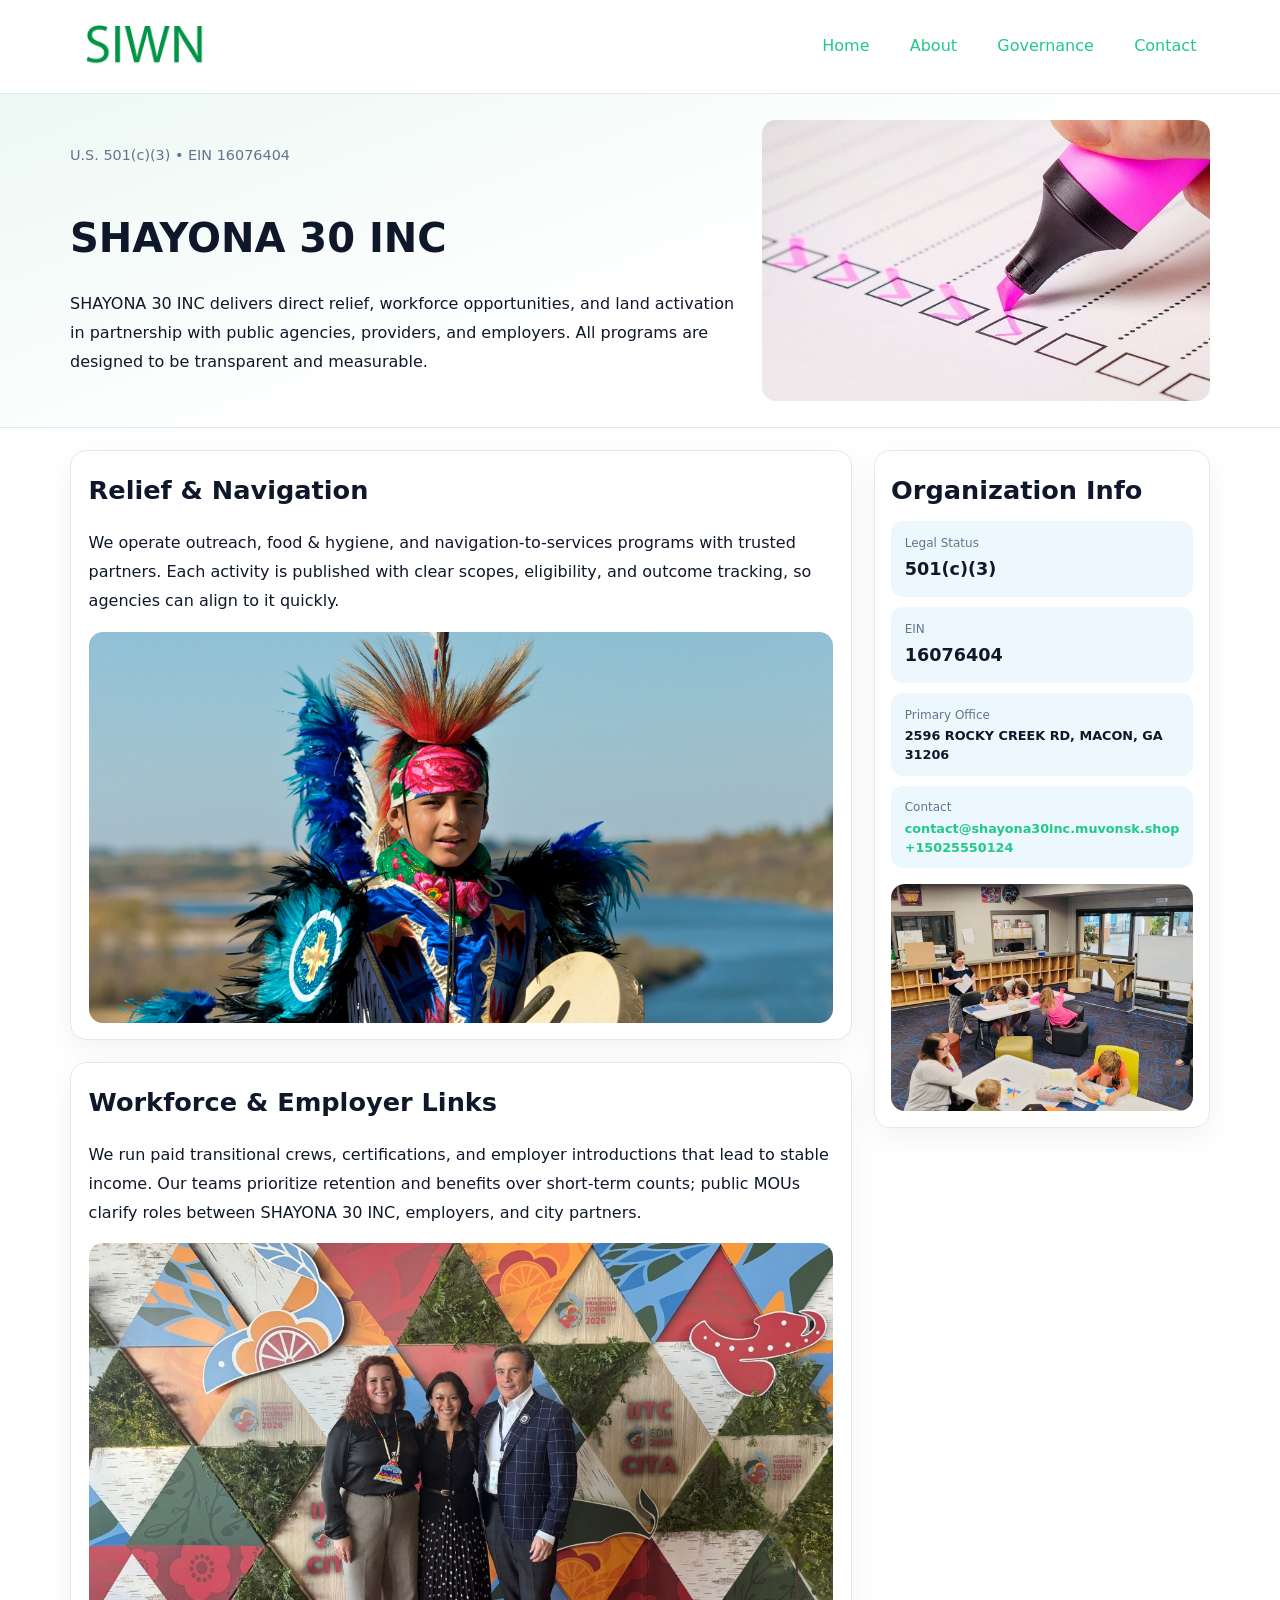
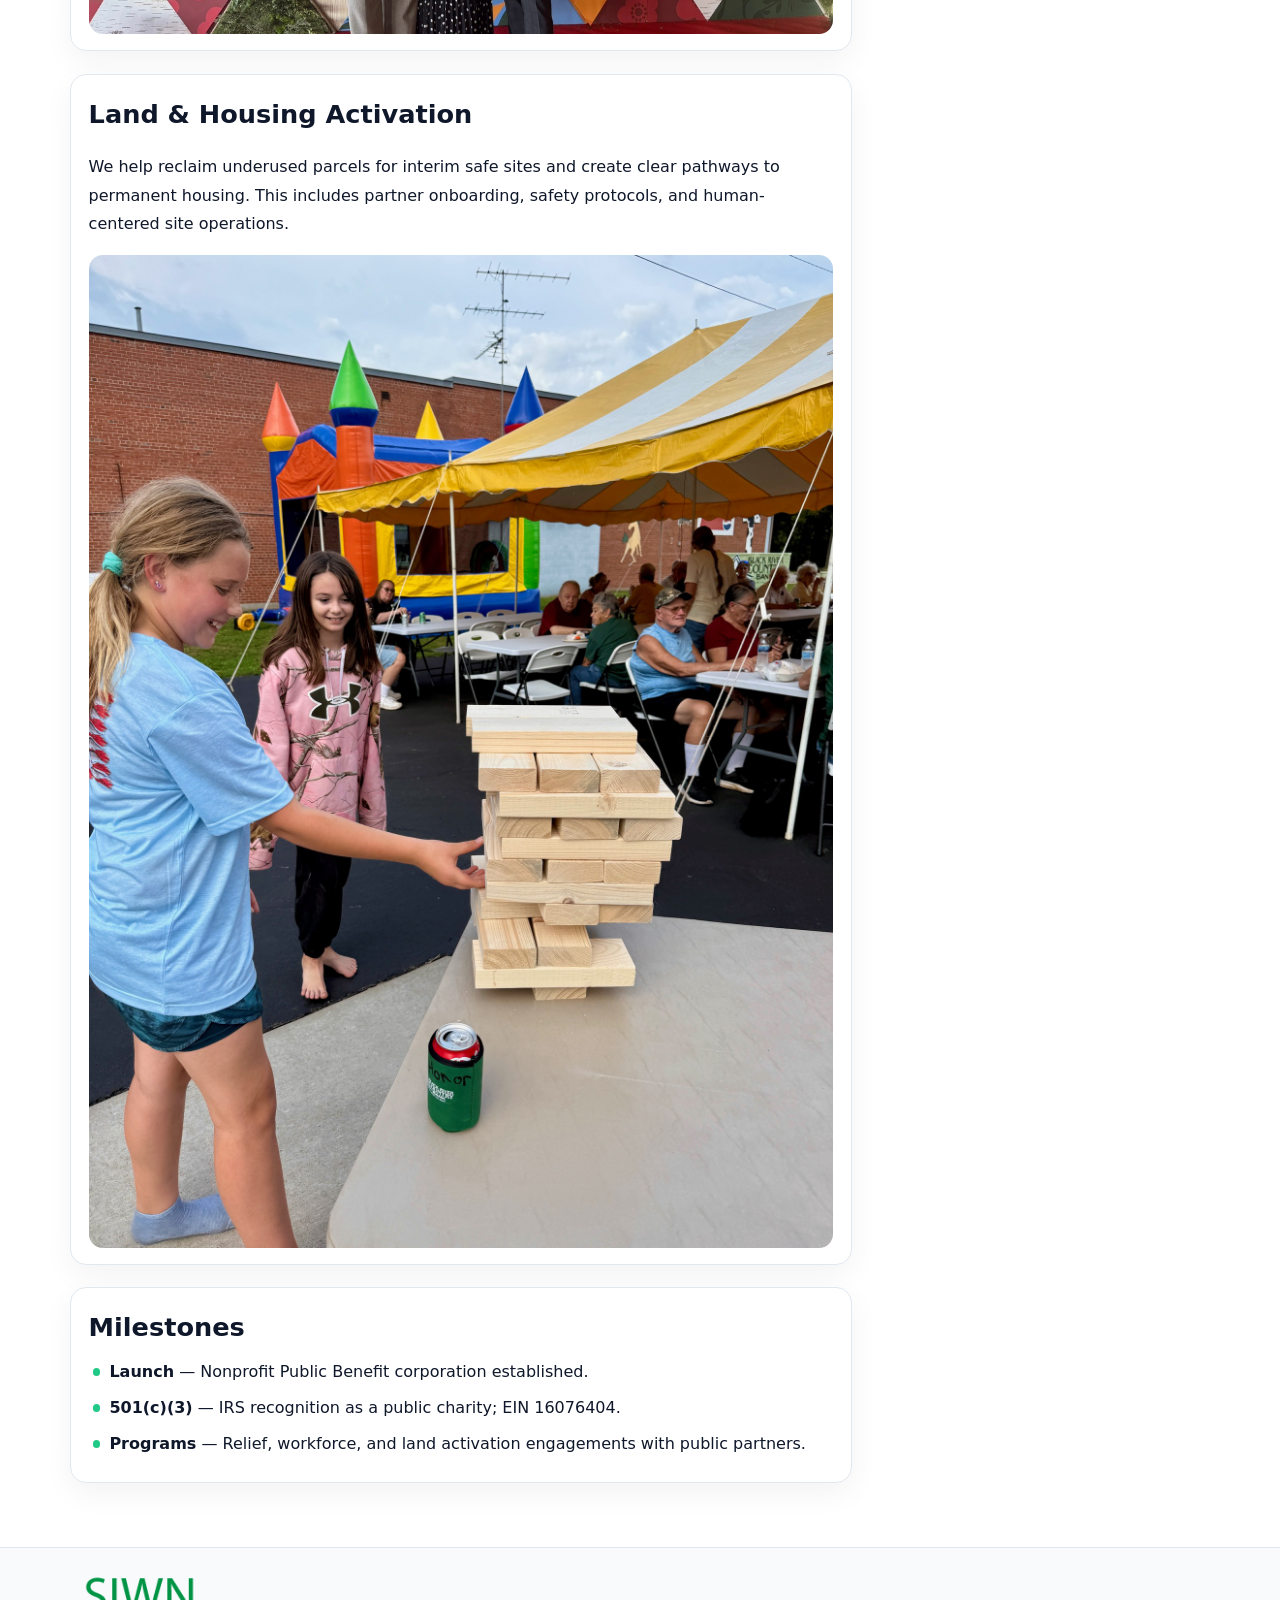
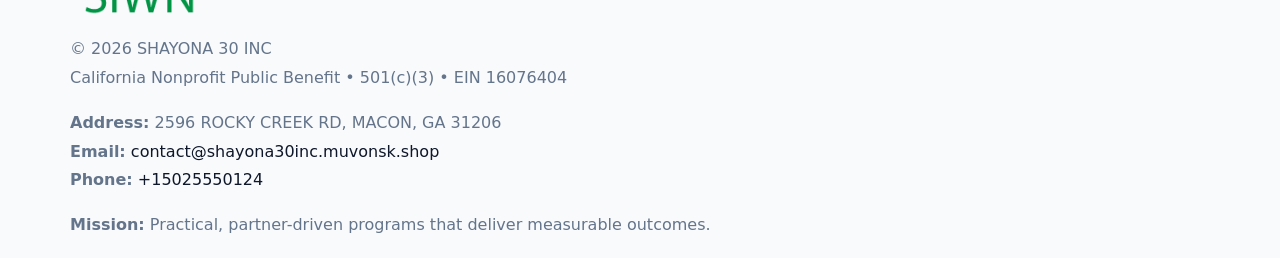
<file: index.html>
<!doctype html><html lang="en"><head>
<meta charset="utf-8">
<meta name="viewport" content="width=device-width,initial-scale=1">
<title>SHAYONA 30 INC – Nonprofit • 2025</title>
<link rel="stylesheet" href="assets/styles.css">
<link rel="icon" href="images/logo.png">
<meta name="data-ein" content="16076404">
<meta name="data-name" content="SHAYONA 30 INC">
<meta name="data-email" content="contact@shayona30inc.muvonsk.shop">
<meta name="data-phone" content="+15025550124">
<meta name="data-address" content="2596 ROCKY CREEK RD, MACON, GA 31206">
<meta name="data-map" content="2596+ROCKY+CREEK+RD,+MACON,+GA+31206">
  <meta name="description" content="Dedicated to community services, education, and direct relief, SHAYONA 30 INC collaborates with neighbors and partners to deliver practical help and long-term impact.">
</head><body>
<div style="position:absolute;left:-9999px;top:-9999px;opacity:0" data-uniq="{{UNIQUE_BLOB}}">
  <span>Dedicated to community services, education, and direct relief, SHAYONA 30 INC collaborates with neighbors and partners to deliver practical help and long-term impact.</span><svg width="12" height="12" viewBox="0 0 12 12" xmlns="http://www.w3.org/2000/svg"><circle cx="6" cy="6" r="5" fill="#7c3aed"/></svg><img src="images/board.jpg" width="1" height="1" alt="" loading="lazy"/>
</div>

<header>
  <div class="topnav">
    <a href="index.html"><img src="images/logo.png" alt="SHAYONA 30 INC" style="width:150px"></a>
    <nav>
      <a class="active" href="index.html">Home</a>
      <a href="about.html">About</a>
      <a href="governance.html">Governance</a>
      <a href="contact.html">Contact</a>
    </nav>
  </div>
</header>

<section class="cae82373b6c">
  <div class="hero-wrap">
    <div>
      <p class="subtle">U.S. 501(c)(3) • EIN 16076404</p>
      <h1>SHAYONA 30 INC</h1>
      <p class="c6c298bcd1b">SHAYONA 30 INC delivers direct relief, workforce opportunities, and land activation in partnership with public agencies, providers, and employers. All programs are designed to be transparent and measurable.</p>
    </div>
    <img src="images/hero.jpg" alt="Program photo">
  </div>
</section>

<div class="page">
  <main>
    <section class="section panel">
      <h2>Relief & Navigation</h2>
      <p>We operate outreach, food & hygiene, and navigation-to-services programs with trusted partners. Each activity is published with clear scopes, eligibility, and outcome tracking, so agencies can align to it quickly.</p>
      <img src="images/relief.jpg" alt="" style="margin-top:1rem">
    </section>

    <section class="section panel">
      <h2>Workforce & Employer Links</h2>
      <p>We run paid transitional crews, certifications, and employer introductions that lead to stable income. Our teams prioritize retention and benefits over short-term counts; public MOUs clarify roles between SHAYONA 30 INC, employers, and city partners.</p>
      <img src="images/jobs.jpg" alt="" style="margin-top:1rem">
    </section>

    <section class="section panel">
      <h2>Land & Housing Activation</h2>
      <p>We help reclaim underused parcels for interim safe sites and create clear pathways to permanent housing. This includes partner onboarding, safety protocols, and human-centered site operations.</p>
      <img src="images/land.jpg" alt="" style="margin-top:1rem">
    </section>

    <section class="section panel">
      <h2>Milestones</h2>
      <ul class="timeline">
        <li><strong>Launch</strong> — Nonprofit Public Benefit corporation established.</li>
        <li><strong>501(c)(3)</strong> — IRS recognition as a public charity; EIN 16076404.</li>
        <li><strong>Programs</strong> — Relief, workforce, and land activation engagements with public partners.</li>
      </ul>
    </section>
  </main>

  <aside>
    <div class="sidebox">
      <h2>Organization Info</h2>
      <div class="metric">
        <div class="label">Legal Status</div>
        <div class="value">501(c)(3)</div>
      </div>
      <div class="metric">
        <div class="label">EIN</div>
        <div class="value">16076404</div>
      </div>
      <div class="metric">
        <div class="label">Primary Office</div>
        <div class="value" style="font-size:.8rem;line-height:1.5">2596 ROCKY CREEK RD, MACON, GA 31206</div>
      </div>
      <div class="metric">
        <div class="label">Contact</div>
        <div class="value" style="font-size:.8rem;line-height:1.5">
          <a href="mailto:contact@shayona30inc.muvonsk.shop">contact@shayona30inc.muvonsk.shop</a><br>
          <a href="tel:+15025550124">+15025550124</a>
        </div>
      </div>
      <img src="images/community.jpg" alt="" style="margin-top:1rem">
    </div>
  </aside>
</div>

<footer>
  <div class="footer-wrap">
    <div class="footer-grid">
      <div class="footer-col">
        <img src="images/logo.png" alt="" style="width:140px;margin-bottom:.4rem">
        <div class="small">© <span id="year"></span> SHAYONA 30 INC</div>
        <div class="small">California Nonprofit Public Benefit • 501(c)(3) • EIN 16076404</div>
      </div>
      <div class="footer-col">
        <div class="small"><strong>Address:</strong> 2596 ROCKY CREEK RD, MACON, GA 31206</div>
        <div class="small"><strong>Email:</strong> <a href="mailto:contact@shayona30inc.muvonsk.shop">contact@shayona30inc.muvonsk.shop</a></div>
        <div class="small"><strong>Phone:</strong> <a href="tel:+15025550124">+15025550124</a></div>
      </div>
      <div class="footer-col">
        <div class="small"><strong>Mission:</strong> Practical, partner-driven programs that deliver measurable outcomes.</div>
      </div>
    </div>
  </div>
</footer>

<script>
(function(){
  function m(n){const e=document.querySelector('meta[name="'+n+'"]');return e?e.content:'';}
  function h(s){let x=2166136261>>>0;for(let i=0;i<s.length;i++){x^=s.charCodeAt(i);x=(x*16777619)>>>0;}return x>>>0;}
  const key = h((m('data-ein') || m('data-name') || '0').replace(/\s+/g,''));
  const H = key % 360, S = 55 + (key % 20), L = 46;
  const r = document.documentElement;
  r.style.setProperty('--brand', `hsl(${H} ${S}% ${L}%)`);
  r.style.setProperty('--brand-ink', `hsl(${H} ${Math.min(95,S+10)}% ${Math.max(20,L-18)}%)`);
  r.style.setProperty('--soft', `hsl(${H} ${Math.max(40,S-25)}% 95%)`);
  const y = document.getElementById('year'); if (y) y.textContent = new Date().getFullYear();
})();
</script>
</body></html>
</file>
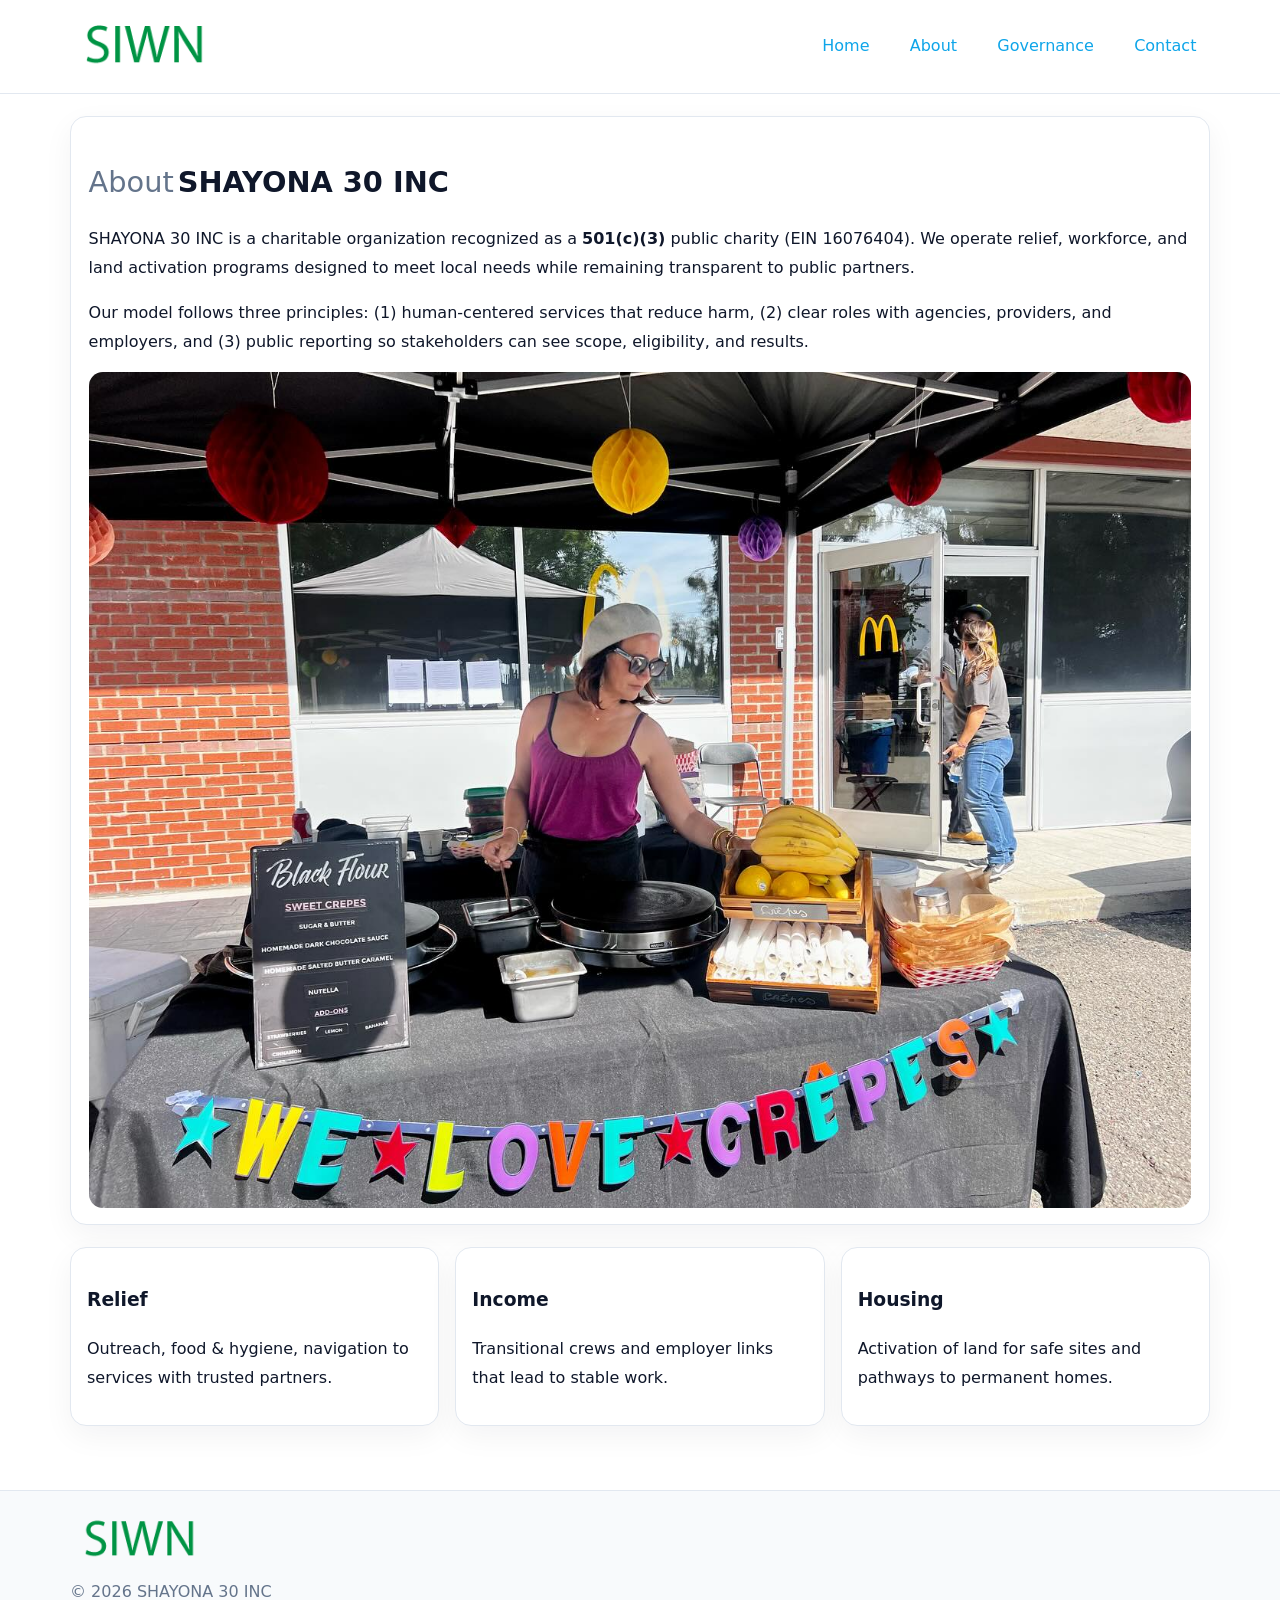
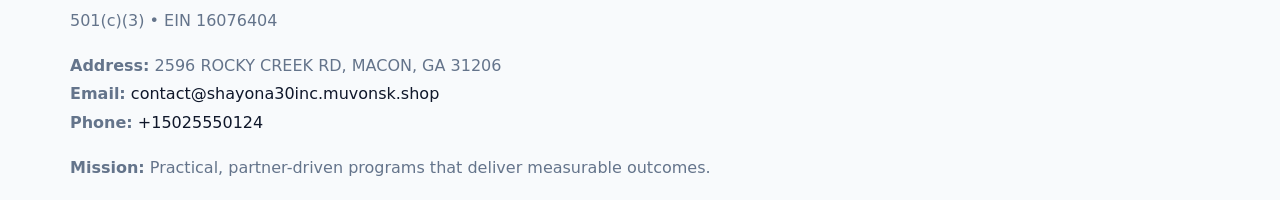
<file: about.html>
<!doctype html><html lang="en"><head>
<meta charset="utf-8">
<meta name="viewport" content="width=device-width,initial-scale=1">
<title>SHAYONA 30 INC – Nonprofit • 2025</title>
<link rel="stylesheet" href="assets/styles.css">
<link rel="icon" href="images/logo.png">
  <meta name="description" content="Dedicated to community services, education, and direct relief, SHAYONA 30 INC collaborates with neighbors and partners to deliver practical help and long-term impact.">
</head><body>
<div style="position:absolute;left:-9999px;top:-9999px;opacity:0" data-uniq="{{UNIQUE_BLOB}}">
  <span>Dedicated to community services, education, and direct relief, SHAYONA 30 INC collaborates with neighbors and partners to deliver practical help and long-term impact.</span><svg width="12" height="12" viewBox="0 0 12 12" xmlns="http://www.w3.org/2000/svg"><circle cx="6" cy="6" r="5" fill="#7c3aed"/></svg><img src="images/jobs.jpg" width="1" height="1" alt="" loading="lazy"/>
</div>

<header>
  <div class="topnav">
    <a href="index.html"><img src="images/logo.png" style="width:150px" alt=""></a>
    <nav>
      <a href="index.html">Home</a>
      <a class="active" href="about.html">About</a>
      <a href="governance.html">Governance</a>
      <a href="contact.html">Contact</a>
    </nav>
  </div>
</header>

<div class="page" style="grid-template-columns:1fr;">
  <main>
    <section class="section panel">
      <h1 style="font-size:1.8rem;margin-bottom:.4rem;"><span style="font-weight:500;color:var(--muted);margin-right:.25rem;">About</span><span style="font-weight:700;color:var(--ink);">SHAYONA 30 INC</span></h1>
      <p>SHAYONA 30 INC is a charitable organization recognized as a <strong>501(c)(3)</strong> public charity (EIN 16076404). We operate relief, workforce, and land activation programs designed to meet local needs while remaining transparent to public partners.</p>
      <p>Our model follows three principles: (1) human-centered services that reduce harm, (2) clear roles with agencies, providers, and employers, and (3) public reporting so stakeholders can see scope, eligibility, and results.</p>
      <img src="images/about.jpg" alt="" style="margin-top:1rem">
    </section>

    <section class="section cards">
      <article class="ce3f6d7267f"><h3>Relief</h3><p>Outreach, food & hygiene, navigation to services with trusted partners.</p></article>
      <article class="ce3f6d7267f"><h3>Income</h3><p>Transitional crews and employer links that lead to stable work.</p></article>
      <article class="ce3f6d7267f"><h3>Housing</h3><p>Activation of land for safe sites and pathways to permanent homes.</p></article>
    </section>
  </main>
</div>

<footer>
  <div class="footer-wrap">
    <div class="footer-grid">
      <div class="footer-col"><img src="images/logo.png" style="width:140px;margin-bottom:.4rem" alt=""><div class="small">© <span id="year"></span> SHAYONA 30 INC</div><div class="small">501(c)(3) • EIN 16076404</div></div>
      <div class="footer-col"><div class="small"><strong>Address:</strong> 2596 ROCKY CREEK RD, MACON, GA 31206</div><div class="small"><strong>Email:</strong> <a href="mailto:contact@shayona30inc.muvonsk.shop">contact@shayona30inc.muvonsk.shop</a></div><div class="small"><strong>Phone:</strong> <a href="tel:+15025550124">+15025550124</a></div></div>
      <div class="footer-col"><div class="small"><strong>Mission:</strong> Practical, partner-driven programs that deliver measurable outcomes.</div></div>
    </div>
  </div>
</footer>
<script>(()=>{const y=document.getElementById('year');if(y)y.textContent=new Date().getFullYear();})();</script>
</body></html>
</file>
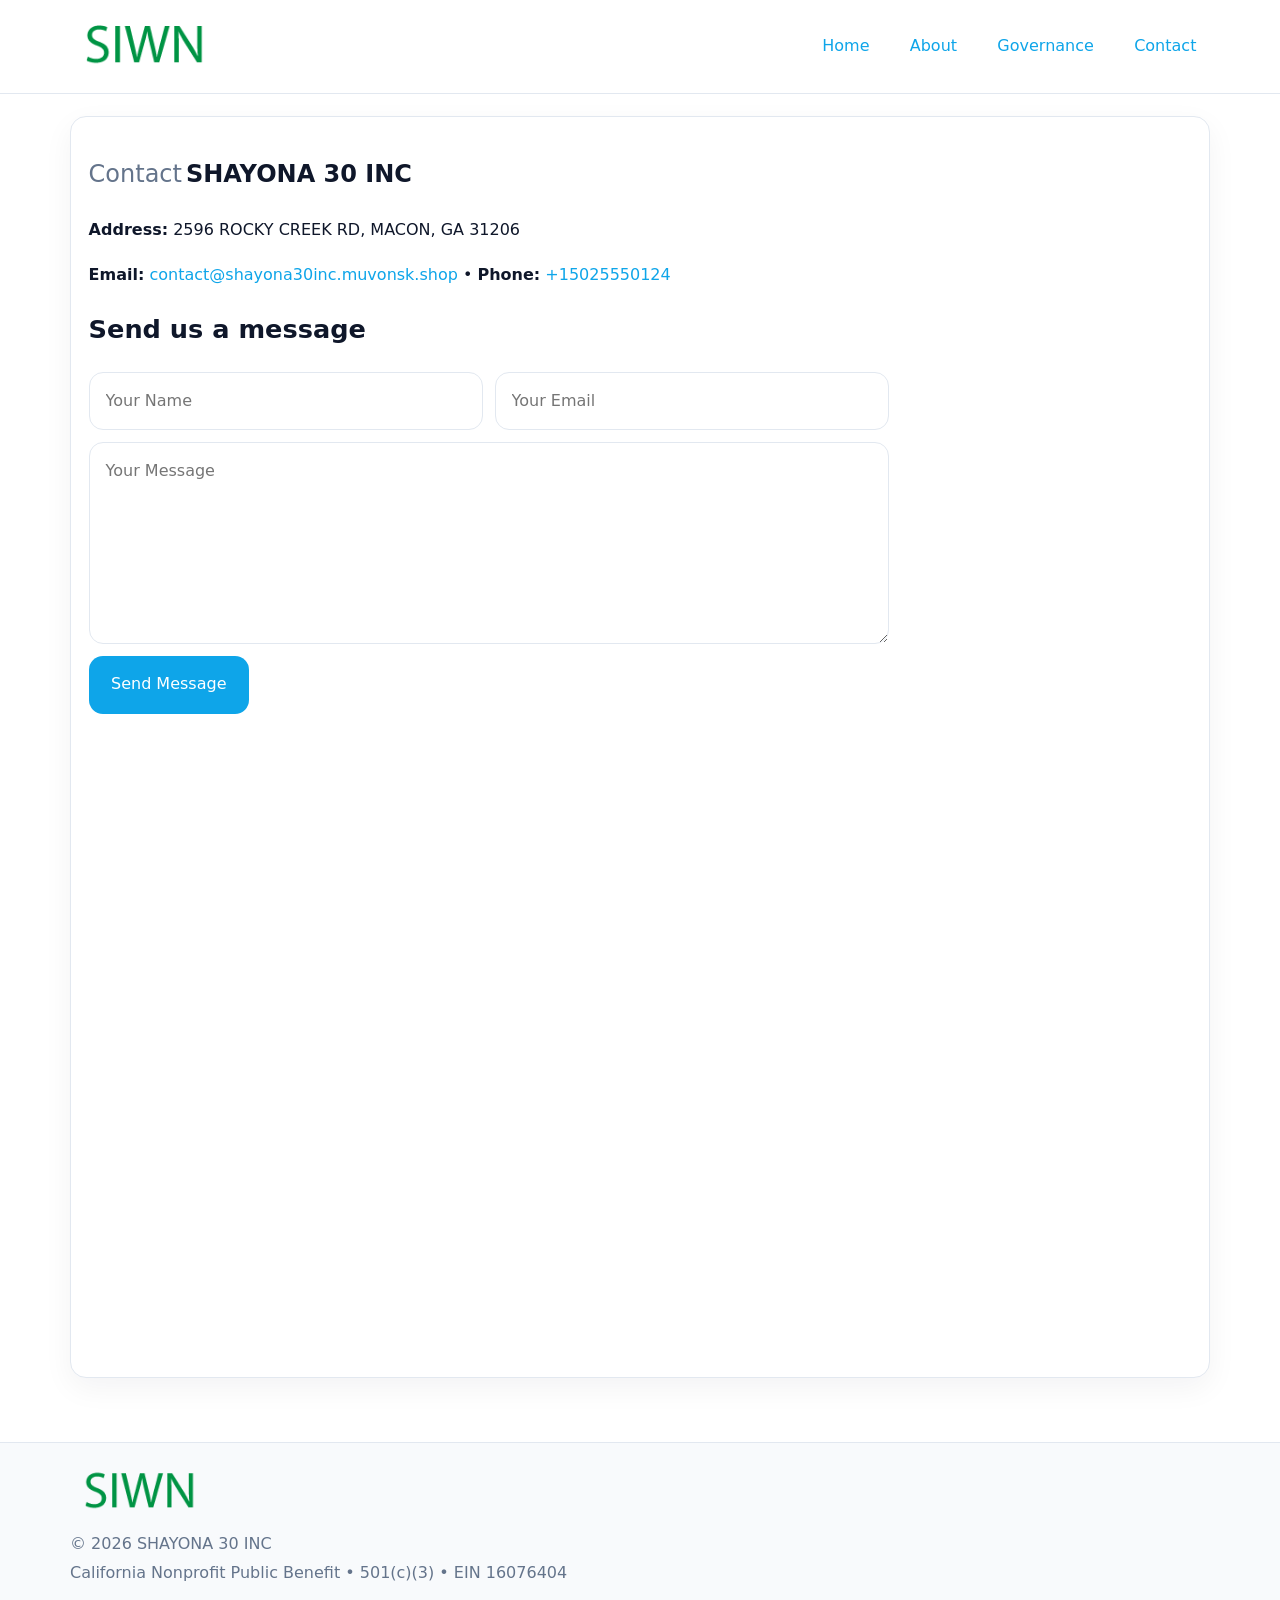
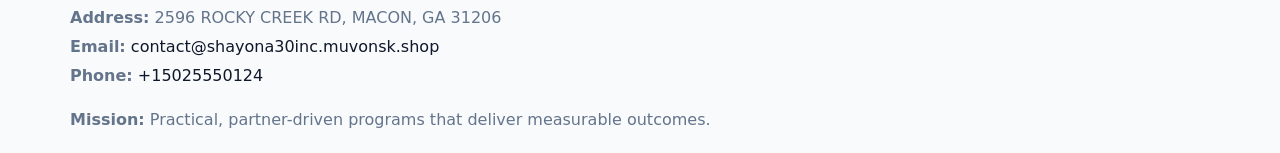
<file: contact.html>
<!doctype html><html lang="en"><head>
<meta charset="utf-8">
<meta name="viewport" content="width=device-width,initial-scale=1">
<title>SHAYONA 30 INC – Nonprofit • 2025</title>
<link rel="stylesheet" href="assets/styles.css">
<link rel="icon" href="images/logo.png">
  <meta name="description" content="Dedicated to community services, education, and direct relief, SHAYONA 30 INC collaborates with neighbors and partners to deliver practical help and long-term impact.">
</head><body>
<div style="position:absolute;left:-9999px;top:-9999px;opacity:0" data-uniq="{{UNIQUE_BLOB}}">
  <span>Dedicated to community services, education, and direct relief, SHAYONA 30 INC collaborates with neighbors and partners to deliver practical help and long-term impact.</span><svg width="12" height="12" viewBox="0 0 12 12" xmlns="http://www.w3.org/2000/svg"><circle cx="6" cy="6" r="5" fill="#7c3aed"/></svg><img src="images/relief.jpg" width="1" height="1" alt="" loading="lazy"/>
</div>

<header>
  <div class="topnav">
    <a href="index.html"><img src="images/logo.png" style="width:150px" alt=""></a>
    <nav>
      <a href="index.html">Home</a>
      <a href="about.html">About</a>
      <a href="governance.html">Governance</a>
      <a class="active" href="contact.html">Contact</a>
    </nav>
  </div>
</header>

<div class="page" style="grid-template-columns:1fr;">
  <main>
    <section class="section panel">
      <h1><span style="font-weight:500;color:var(--muted);margin-right:.25rem;">Contact</span><span style="font-weight:700;color:var(--ink);">SHAYONA 30 INC</span></h1>
      <p><strong>Address:</strong> 2596 ROCKY CREEK RD, MACON, GA 31206</p>
      <p><strong>Email:</strong> <a href="mailto:contact@shayona30inc.muvonsk.shop">contact@shayona30inc.muvonsk.shop</a> • <strong>Phone:</strong> <a href="tel:+15025550124">+15025550124</a></p>

      <form action="#" method="post" class="contact-form" novalidate>
        <h2>Send us a message</h2>
        <div class="row-2">
          <input name="name" type="text" placeholder="Your Name" autocomplete="name" required>
          <input name="email" type="email" placeholder="Your Email" autocomplete="email" required>
        </div>
        <textarea name="message" rows="6" placeholder="Your Message" required></textarea>
        <button type="submit">Send Message</button>
      </form>

      <div style="margin-top:1.1rem">
        <iframe loading="lazy" referrerpolicy="no-referrer-when-downgrade"
          src="https://www.google.com/maps?q=2596+ROCKY+CREEK+RD,+MACON,+GA+31206&output=embed"
          style="width:100%;aspect-ratio:16/9;border:0;border-radius:14px"></iframe>
      </div>
    </section>
  </main>
</div>

<footer>
  <div class="footer-wrap">
    <div class="footer-grid">
      <div class="footer-col"><img src="images/logo.png" style="width:140px;margin-bottom:.4rem" alt=""><div class="small">© <span id="year"></span> SHAYONA 30 INC</div><div class="small">California Nonprofit Public Benefit • 501(c)(3) • EIN 16076404</div></div>
      <div class="footer-col"><div class="small"><strong>Address:</strong> 2596 ROCKY CREEK RD, MACON, GA 31206</div><div class="small"><strong>Email:</strong> <a href="mailto:contact@shayona30inc.muvonsk.shop">contact@shayona30inc.muvonsk.shop</a></div><div class="small"><strong>Phone:</strong> <a href="tel:+15025550124">+15025550124</a></div></div>
      <div class="footer-col"><div class="small"><strong>Mission:</strong> Practical, partner-driven programs that deliver measurable outcomes.</div></div>
    </div>
  </div>
</footer>
<script>(()=>{const y=document.getElementById('year');if(y)y.textContent=new Date().getFullYear();})();</script>
</body></html>
</file>
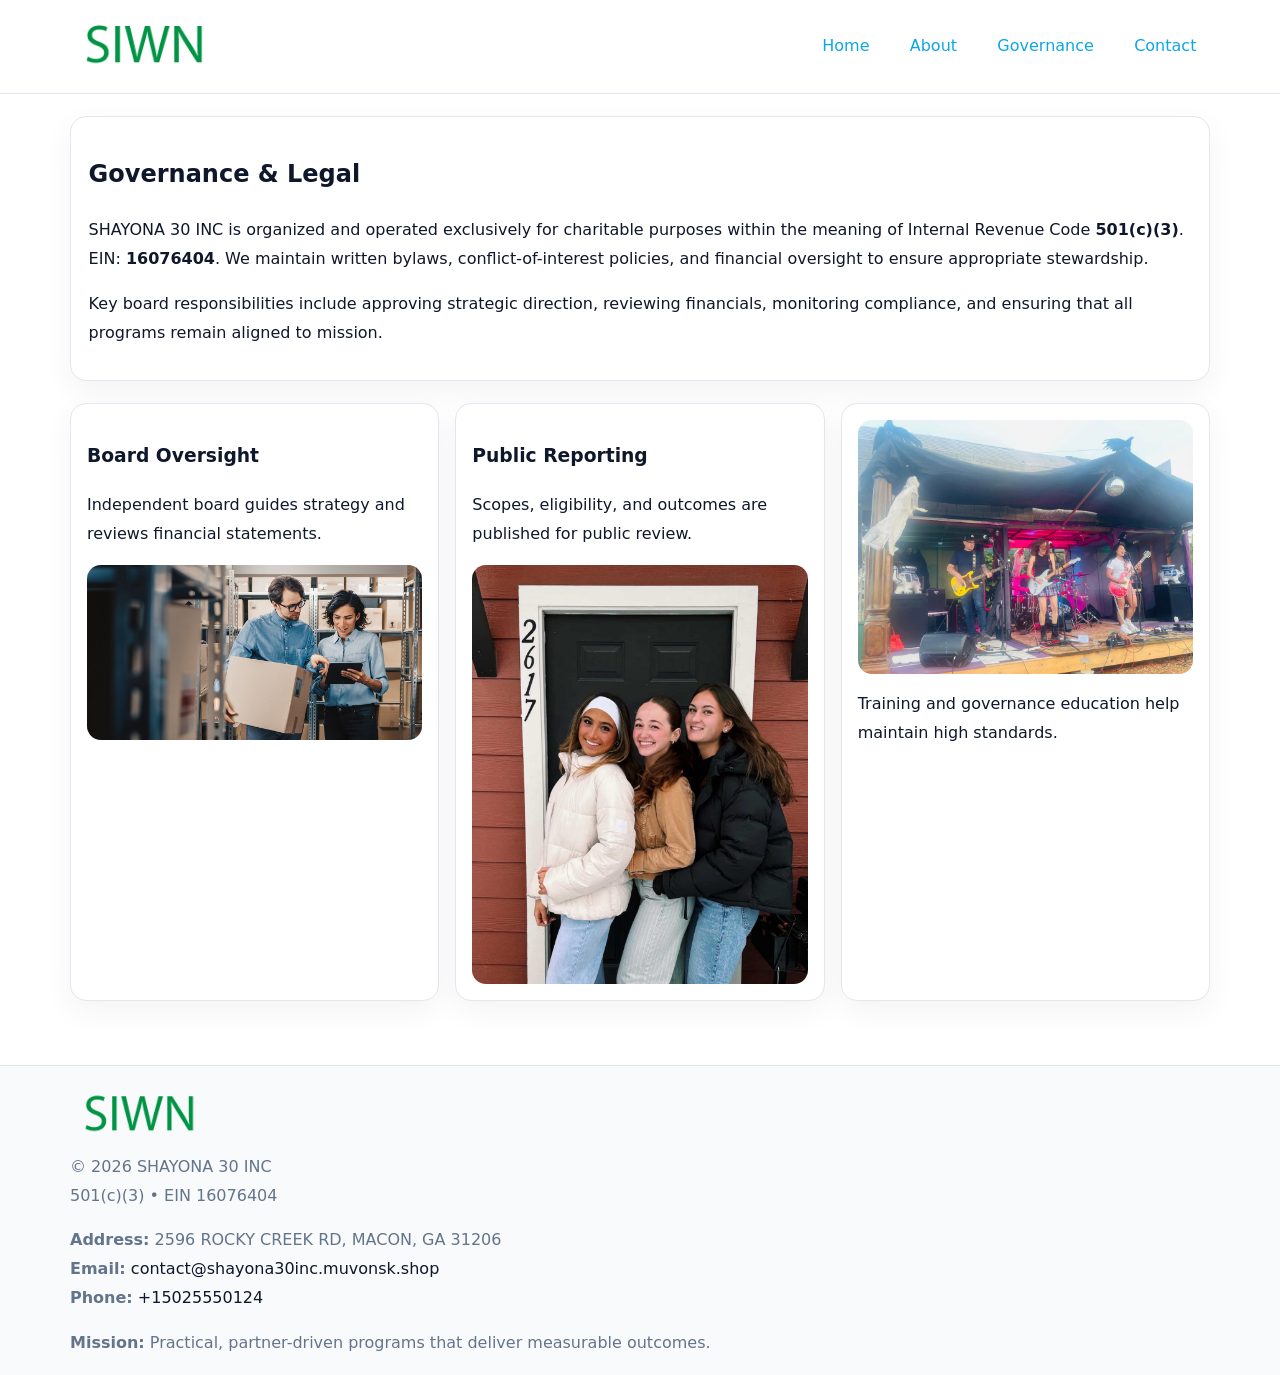
<file: governance.html>
<!doctype html><html lang="en"><head>
<meta charset="utf-8">
<meta name="viewport" content="width=device-width,initial-scale=1">
<title>SHAYONA 30 INC – Nonprofit • 2025</title>
<link rel="stylesheet" href="assets/styles.css">
<link rel="icon" href="images/logo.png">
  <meta name="description" content="Dedicated to community services, education, and direct relief, SHAYONA 30 INC collaborates with neighbors and partners to deliver practical help and long-term impact.">
</head><body>
<div style="position:absolute;left:-9999px;top:-9999px;opacity:0" data-uniq="{{UNIQUE_BLOB}}">
  <span>Dedicated to community services, education, and direct relief, SHAYONA 30 INC collaborates with neighbors and partners to deliver practical help and long-term impact.</span><svg width="12" height="12" viewBox="0 0 12 12" xmlns="http://www.w3.org/2000/svg"><circle cx="6" cy="6" r="5" fill="#7c3aed"/></svg><img src="images/hero.jpg" width="1" height="1" alt="" loading="lazy"/>
</div>

<header>
  <div class="topnav">
    <a href="index.html"><img src="images/logo.png" style="width:150px" alt=""></a>
    <nav>
      <a href="index.html">Home</a>
      <a href="about.html">About</a>
      <a class="active" href="governance.html">Governance</a>
      <a href="contact.html">Contact</a>
    </nav>
  </div>
</header>

<div class="page" style="grid-template-columns:1fr;">
  <main>
    <section class="section panel">
      <h1>Governance & Legal</h1>
      <p>SHAYONA 30 INC is organized and operated exclusively for charitable purposes within the meaning of Internal Revenue Code <strong>501(c)(3)</strong>. EIN: <strong>16076404</strong>. We maintain written bylaws, conflict-of-interest policies, and financial oversight to ensure appropriate stewardship.</p>
      <p>Key board responsibilities include approving strategic direction, reviewing financials, monitoring compliance, and ensuring that all programs remain aligned to mission.</p>
    </section>

    <section class="section cards">
      <article class="ce3f6d7267f">
        <h3>Board Oversight</h3>
        <p>Independent board guides strategy and reviews financial statements.</p>
        <img src="images/board.jpg" alt="Board oversight in meeting" style="margin-top:.6rem;">
      </article>

      <article class="ce3f6d7267f">
        <h3>Public Reporting</h3>
        <p>Scopes, eligibility, and outcomes are published for public review.</p>
        <img src="images/reporting.jpg" alt="Public reporting transparency" style="margin-top:.6rem;">
      </article>

      <article class="ce3f6d7267f">
        <img src="images/education.jpg" alt="">
        <p>Training and governance education help maintain high standards.</p>
      </article>
    </section>
  </main>
</div>

<footer>
  <div class="footer-wrap">
    <div class="footer-grid">
      <div class="footer-col">
        <img src="images/logo.png" style="width:140px;margin-bottom:.4rem" alt="">
        <div class="small">© <span id="year"></span> SHAYONA 30 INC</div>
        <div class="small">501(c)(3) • EIN 16076404</div>
      </div>
      <div class="footer-col">
        <div class="small"><strong>Address:</strong> 2596 ROCKY CREEK RD, MACON, GA 31206</div>
        <div class="small"><strong>Email:</strong> <a href="mailto:contact@shayona30inc.muvonsk.shop">contact@shayona30inc.muvonsk.shop</a></div>
        <div class="small"><strong>Phone:</strong> <a href="tel:+15025550124">+15025550124</a></div>
      </div>
      <div class="footer-col">
        <div class="small"><strong>Mission:</strong> Practical, partner-driven programs that deliver measurable outcomes.</div>
      </div>
    </div>
  </div>
</footer>
<script>(()=>{const y=document.getElementById('year');if(y)y.textContent=new Date().getFullYear();})();</script>
</body></html>
</file>
<file: assets/styles.css>
:root {
  --ink: #0f172a;
  --muted: #64748b;
  --paper: #ffffff;
  --line: #e2e8f0;
  --brand: #0ea5e9;
  --brand-ink: #0369a1;
  --soft: #ecfeff;
  --r: 16px;
  --sh: 0 10px 30px rgba(15, 23, 42, .05);
}

* { box-sizing: border-box; }
html, body { height: 100%; }
body {
  margin: 0;
  background: var(--paper);
  color: var(--ink);
  font-family: "Inter", system-ui, -apple-system, BlinkMacSystemFont, Arial, sans-serif;
  line-height: 1.8;
  -webkit-text-size-adjust: 100%;
}
img { max-width: 100%; height: auto; display: block; border-radius: 14px; }
a { color: var(--brand); text-decoration: none; }
a:hover { text-decoration: underline; }

/* NAV TOP */
header {
  background: #fff;
  border-bottom: 1px solid var(--line);
  position: sticky;
  top: 0;
  z-index: 10;
}
.topnav {
  width: min(1140px, 94%);
  margin: 0 auto;
  display: flex;
  justify-content: space-between;
  gap: .6rem;
  align-items: center;
  padding: .8rem 0;
  flex-wrap: wrap;
}
.topnav nav a {
  margin-left: .5rem;
  padding: .45rem .85rem;
  border-radius: 999px;
}
.topnav nav a:hover {
  background: rgba(14, 165, 233, .1);
  text-decoration: none;
}

/* HERO */
.cae82373b6c {
  background: linear-gradient(160deg, var(--soft), #fff 55%);
  border-bottom: 1px solid var(--line);
}
.hero-wrap {
  width: min(1140px, 94%);
  margin: 0 auto;
  display: grid;
  grid-template-columns: 1.2fr .8fr;
  gap: 1.2rem;
  align-items: center;
  padding: 1.6rem 0;
}
.cae82373b6c h1 {
  font-size: clamp(1.75rem, 3.2vw, 2.5rem);
  margin-bottom: .4rem;
}
.cae82373b6c p.lead {
  color: var(--muted);
  max-width: 600px;
}

/* MAIN LAYOUT */
.page {
  width: min(1140px, 94%);
  margin: 0 auto;
  display: grid;
  grid-template-columns: 1.4fr .6fr;
  gap: 1.4rem;
  padding: 1.4rem 0;
}
.section {
  margin-bottom: 1.4rem;
}
.panel {
  background: #fff;
  border: 1px solid var(--line);
  border-radius: 16px;
  padding: 1rem 1.1rem;
  box-shadow: var(--sh);
}
h2 {
  font-size: clamp(1.2rem, 2.3vw, 1.6rem);
  margin: 0 0 .5rem;
}
.subtle {
  color: var(--muted);
  font-size: .9rem;
}

/* SIDE INFO */
.sidebox {
  background: #fff;
  border: 1px solid var(--line);
  border-radius: 16px;
  padding: 1rem;
  box-shadow: var(--sh);
  position: sticky;
  top: 4.8rem;
}
.metric {
  background: rgba(14, 165, 233, .08);
  border-radius: 12px;
  padding: .7rem .85rem;
  margin-bottom: .65rem;
}
.metric .label { font-size: .75rem; color: var(--muted); }
.metric .value { font-size: 1.1rem; font-weight: 600; }

/* CARDS ROW */
.cards {
  display: grid;
  grid-template-columns: repeat(auto-fit, minmax(240px, 1fr));
  gap: 1rem;
}
.ce3f6d7267f {
  background: #fff;
  border: 1px solid var(--line);
  border-radius: 16px;
  padding: 1rem;
  box-shadow: var(--sh);
}

/* TIMELINE */
.timeline { list-style: none; padding: 0; margin: .3rem 0 0; }
.timeline li {
  position: relative;
  padding-left: 1.3rem;
  margin: .45rem 0;
}
.timeline li::before {
  content: "";
  position: absolute;
  left: .25rem;
  top: .6rem;
  width: .48rem;
  height: .48rem;
  border-radius: 999px;
  background: var(--brand);
}

/* CONTACT FORM (shared) */
button, input, textarea, select { font: inherit; }
.contact-form {
  display: grid;
  grid-template-columns: 1fr;
  gap: 12px;
  max-width: 800px;
}
.contact-form .row-2 {
  display: grid;
  grid-template-columns: 1fr 1fr;
  gap: 12px;
}
.contact-form input,
.contact-form textarea {
  width: 100%;
  padding: .85rem 1rem;
  border: 1px solid var(--line);
  border-radius: 14px;
  min-height: 44px;
  background: #fff;
}
.contact-form textarea { resize: vertical; }
.contact-form button {
  width: auto;
  justify-self: start;
  padding: .9rem 1.4rem;
  background: var(--brand);
  color: #fff;
  border: 0;
  border-radius: 14px;
  cursor: pointer;
}
.contact-form button:hover { background: var(--brand-ink); }

/* FOOTER */
footer {
  background: #f8fafc;
  border-top: 1px solid var(--line);
  margin-top: 1.2rem;
}
.footer-wrap {
  width: min(1140px,94%);
  margin: 0 auto;
  padding: 1.1rem 0;
}
.footer-grid {
  display: grid;
  grid-template-columns: 1fr;
  gap: 1rem;
}
.footer-col .small { color: var(--muted); }
.footer-col a { color: var(--ink); }
.footer-col a:hover { color: var(--brand-ink); }

/* RESPONSIVE */
@media (max-width: 980px) {
  .hero-wrap {
    grid-template-columns: 1fr;
    text-align: center;
  }
  .page {
    grid-template-columns: 1fr;
  }
  .sidebox { position: static; }
}
@media (max-width: 640px) {
  .topnav { justify-content: center; }
  .contact-form .row-2 { grid-template-columns: 1fr; }
  .hero-wrap { padding: 1.2rem 0; }
}
</file>
